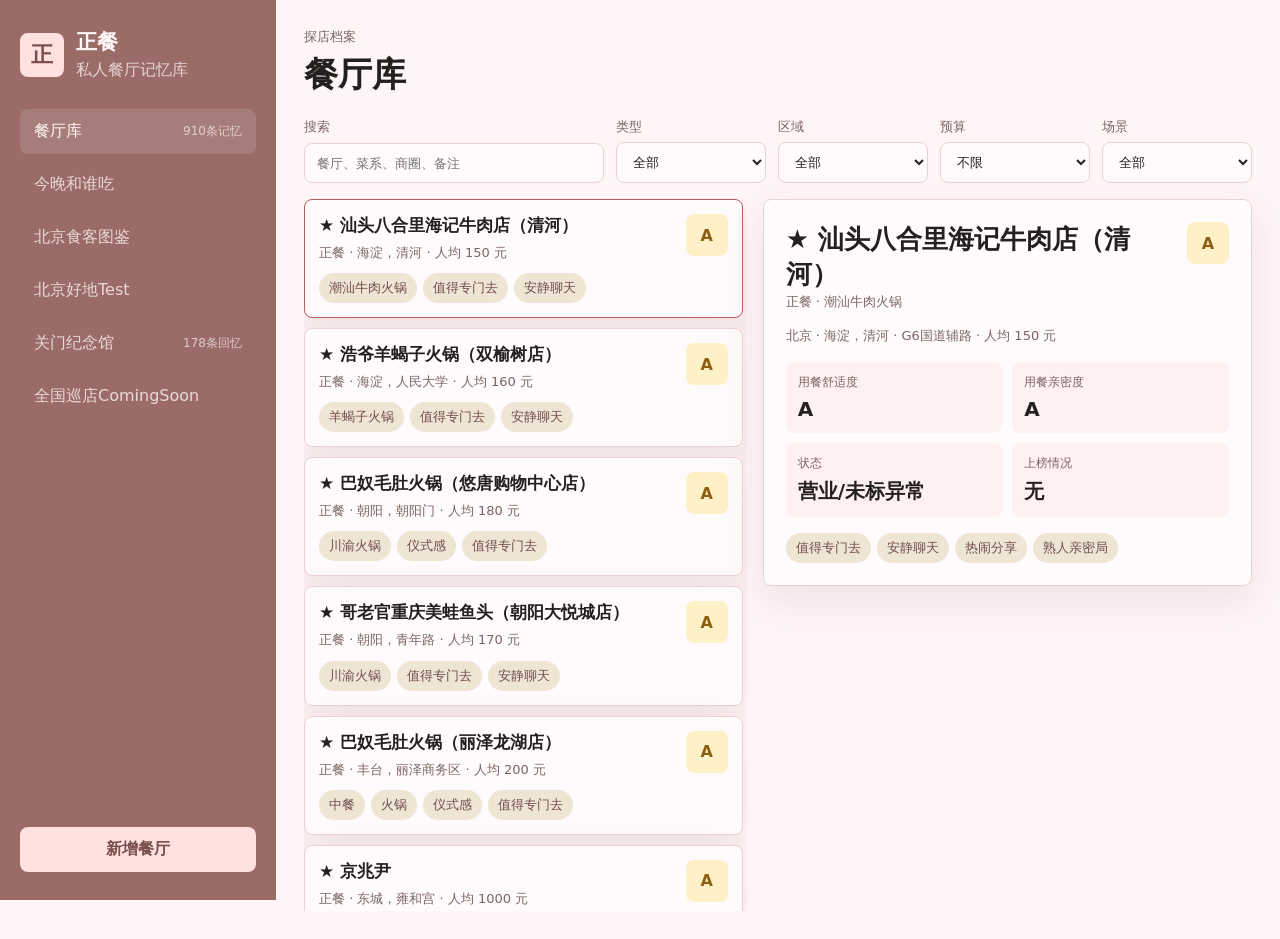
<file: index.html>
<!doctype html>
<html lang="zh-CN">
  <head>
    <meta charset="UTF-8" />
    <meta name="viewport" content="width=device-width, initial-scale=1.0" />
    <meta http-equiv="refresh" content="0; url=./app/" />
    <title>正餐</title>
    <style>
      body {
        margin: 0;
        min-height: 100vh;
        display: grid;
        place-items: center;
        font-family: "Microsoft YaHei", "PingFang SC", system-ui, sans-serif;
        background: #fff4f6;
        color: #6f4a45;
      }

      a {
        color: #b85a62;
      }
    </style>
  </head>
  <body>
    <main>
      <h1>正餐</h1>
      <p>正在进入探店档案。如果没有自动跳转，请打开 <a href="./app/">正餐 App</a>。</p>
    </main>
    <script>
      window.location.replace("./app/");
    </script>
  </body>
</html>
</file>
<file: app/styles.css>
:root {
  color-scheme: light;
  --ink: #23211f;
  --muted: #7b6663;
  --line: #ead2d3;
  --paper: #fff4f6;
  --panel: #fffafb;
  --red: #b85a62;
  --green: #7b5a58;
  --gold: #b88655;
  --blue: #416789;
  --shadow: 0 14px 40px rgba(113, 70, 72, 0.1);
}

* {
  box-sizing: border-box;
}

body {
  margin: 0;
  font-family: Inter, "Microsoft YaHei", "PingFang SC", system-ui, sans-serif;
  background: var(--paper);
  color: var(--ink);
  letter-spacing: 0;
}

button,
input,
select {
  font: inherit;
}

.app-shell {
  min-height: 100vh;
  display: grid;
  grid-template-columns: 276px 1fr;
}

.sidebar {
  position: sticky;
  top: 0;
  height: 100vh;
  padding: 28px 20px;
  background: #9b6b67;
  color: #fff7f7;
  display: flex;
  flex-direction: column;
  gap: 28px;
}

.brand {
  display: flex;
  gap: 12px;
  align-items: center;
}

.brand-mark {
  width: 44px;
  height: 44px;
  display: grid;
  place-items: center;
  background: #ffe1df;
  color: #7a4e4a;
  border-radius: 8px;
  font-weight: 800;
  font-size: 22px;
}

.brand h1 {
  margin: 0;
  font-size: 21px;
}

.brand p,
.eyebrow,
.closed-header p,
.sidebar-note span {
  color: var(--muted);
}

.brand p {
  margin: 4px 0 0;
  color: rgba(255, 247, 247, 0.75);
}

.nav {
  display: grid;
  gap: 8px;
}

.nav-item,
#recommendButton,
#saveRestaurantButton {
  border: 0;
  cursor: pointer;
  border-radius: 8px;
  transition: transform 0.15s ease, background 0.15s ease;
}

.nav-item {
  display: flex;
  align-items: center;
  justify-content: space-between;
  gap: 10px;
  width: 100%;
  padding: 12px 14px;
  color: rgba(255, 250, 240, 0.78);
  background: transparent;
  text-align: left;
}

.nav-item small {
  color: rgba(255, 247, 247, 0.68);
  font-size: 12px;
  white-space: nowrap;
}

.nav-item:hover,
.nav-item.active {
  background: rgba(255, 250, 240, 0.12);
  color: #fff7f7;
}

.sidebar-action {
  margin-top: auto;
}

.add-entry {
  background: #ffe1df;
  color: #7a4e4a;
  font-weight: 700;
  justify-content: center;
}

.add-entry:hover,
.add-entry.active {
  background: #fff3f3;
  color: #7a4e4a;
}

.main {
  padding: 28px;
  min-width: 0;
}

.topbar {
  display: flex;
  justify-content: space-between;
  align-items: flex-start;
  gap: 16px;
  margin-bottom: 20px;
}

.eyebrow {
  margin: 0 0 6px;
  font-size: 13px;
}

h2 {
  margin: 0;
  font-size: 34px;
}

.stats {
  display: flex;
  flex-wrap: wrap;
  justify-content: flex-end;
  gap: 8px;
}

.stat-pill,
.tag,
.scene {
  border-radius: 999px;
  padding: 6px 10px;
  background: #efe5d4;
  color: #704e4b;
  font-size: 13px;
  white-space: nowrap;
}

.view {
  display: none;
}

.view.active {
  display: block;
}

.filters,
.planner-controls {
  display: grid;
  grid-template-columns: 2fr repeat(4, minmax(120px, 1fr));
  gap: 12px;
  margin-bottom: 16px;
}

label {
  display: grid;
  gap: 6px;
  color: var(--muted);
  font-size: 13px;
}

input,
select {
  width: 100%;
  border: 1px solid var(--line);
  background: var(--panel);
  color: var(--ink);
  border-radius: 8px;
  padding: 11px 12px;
  outline: none;
}

input:focus,
select:focus {
  border-color: var(--green);
  box-shadow: 0 0 0 3px rgba(47, 102, 81, 0.12);
}

.content-grid {
  display: grid;
  grid-template-columns: minmax(360px, 0.95fr) minmax(360px, 1.05fr);
  gap: 16px;
  align-items: start;
}

.restaurant-list {
  display: grid;
  gap: 10px;
  max-height: calc(100vh - 188px);
  overflow: auto;
  padding-right: 4px;
}

.restaurant-card,
.detail-panel,
.recommendation,
.map-side,
.closed-header,
.closed-item,
.add-form {
  background: var(--panel);
  border: 1px solid var(--line);
  border-radius: 8px;
  box-shadow: var(--shadow);
}

.restaurant-card {
  padding: 14px;
  cursor: pointer;
}

.restaurant-card.active {
  border-color: var(--red);
}

.card-head {
  display: flex;
  justify-content: space-between;
  gap: 12px;
}

.card-title {
  margin: 0 0 6px;
  font-size: 17px;
}

.card-meta,
.detail-meta {
  color: var(--muted);
  font-size: 13px;
  line-height: 1.55;
}

.score {
  min-width: 42px;
  height: 42px;
  display: grid;
  place-items: center;
  border-radius: 8px;
  background: #e7f0ea;
  color: var(--green);
  font-weight: 800;
}

.score.gold {
  background: #fff1c7;
  color: #8d5f10;
}

.tags,
.scenes {
  display: flex;
  flex-wrap: wrap;
  gap: 6px;
  margin-top: 10px;
}

.detail-panel {
  position: sticky;
  top: 28px;
  padding: 22px;
  min-height: 360px;
}

.detail-title {
  display: flex;
  justify-content: space-between;
  gap: 16px;
  margin-bottom: 14px;
}

.detail-title h3 {
  margin: 0;
  font-size: 26px;
}

.detail-grid {
  display: grid;
  grid-template-columns: repeat(2, 1fr);
  gap: 10px;
  margin: 16px 0;
}

.metric {
  padding: 12px;
  border-radius: 8px;
  background: #fff0f1;
}

.metric span {
  display: block;
  color: var(--muted);
  font-size: 12px;
  margin-bottom: 6px;
}

.metric strong {
  font-size: 20px;
}

.note-box {
  margin-top: 16px;
  padding: 14px;
  border-left: 4px solid var(--red);
  background: #fff1f3;
  line-height: 1.7;
}

.note-with-cat {
  display: flex;
  align-items: flex-start;
  gap: 10px;
}

.cat-avatar {
  position: relative;
  flex: 0 0 auto;
  width: 48px;
  height: 42px;
  border: 2px solid #6f4a45;
  border-radius: 48% 48% 44% 44%;
  margin-top: 0;
  background:
    radial-gradient(ellipse at 31% 58%, #1f211c 0 3px, transparent 3.5px),
    radial-gradient(ellipse at 69% 58%, #1f211c 0 3px, transparent 3.5px),
    radial-gradient(ellipse at 50% 72%, #8b3f34 0 3px, transparent 3.4px),
    linear-gradient(106deg, transparent 36%, #6f4a45 37% 39%, transparent 40%),
    linear-gradient(74deg, transparent 60%, #6f4a45 61% 63%, transparent 64%),
    linear-gradient(90deg, transparent 48%, #6f4a45 49% 51%, transparent 52%),
    #f5d7d5;
}

.cat-avatar::before,
.cat-avatar::after {
  content: "";
  position: absolute;
  top: -10px;
  width: 17px;
  height: 17px;
  border-top: 2px solid #6f4a45;
  border-left: 2px solid #6f4a45;
  background:
    linear-gradient(135deg, transparent 54%, #d7a7a2 55%),
    #f5d7d5;
  transform: rotate(45deg);
}

.cat-avatar::before {
  left: 5px;
}

.cat-avatar::after {
  right: 5px;
}

.cat-avatar i {
  display: none;
}

.cat-avatar::marker {
  display: none;
}

.cat-avatar + span {
  flex: 1;
}

.cat-avatar {
  box-shadow:
    inset 0 8px 0 rgba(111, 74, 69, 0.12),
    inset 12px 4px 0 rgba(111, 74, 69, 0.08),
    inset -12px 4px 0 rgba(111, 74, 69, 0.08);
}

.cat-avatar:has(+ span)::selection {
  background: transparent;
}

.cat-avatar::selection {
  background: transparent;
}

.cat-avatar::after {
  box-shadow:
    -36px 27px 0 -8px #6f4a45,
    -30px 32px 0 -8px #6f4a45,
    -26px 36px 0 -8px #6f4a45;
}

.empty {
  padding: 34px;
  color: var(--muted);
  text-align: center;
}

.planner {
  display: grid;
  gap: 16px;
}

.planner-controls {
  grid-template-columns: repeat(3, minmax(160px, 1fr)) 160px;
}

#recommendButton {
  align-self: end;
  background: var(--red);
  color: white;
  padding: 12px 16px;
}

#recommendButton:hover {
  transform: translateY(-1px);
}

.recommendations {
  display: grid;
  grid-template-columns: repeat(3, minmax(0, 1fr));
  gap: 14px;
}

.recommendation {
  padding: 18px;
}

.recommendation h3 {
  margin: 0 0 10px;
}

.recommendation p {
  color: var(--muted);
  line-height: 1.7;
}

.map-layout,
.national-layout {
  display: grid;
  grid-template-columns: minmax(520px, 1fr) 320px;
  gap: 16px;
}

.map-panel {
  position: relative;
  min-height: 620px;
  overflow: hidden;
  border-radius: 8px;
  border: 1px solid var(--line);
  background:
    linear-gradient(90deg, rgba(35, 33, 31, 0.06) 1px, transparent 1px),
    linear-gradient(rgba(35, 33, 31, 0.06) 1px, transparent 1px),
    #efe4d1;
  background-size: 54px 54px;
}

.china-map-panel {
  position: relative;
  min-height: 620px;
  overflow: hidden;
  border-radius: 8px;
  border: 1px solid var(--line);
  background: #fffafb;
}

.china-outline {
  position: absolute;
  inset: 26px;
  width: calc(100% - 52px);
  height: calc(100% - 52px);
}

.china-shell,
.china-island {
  fill: none;
  stroke: #b98a87;
  stroke-width: 4;
  stroke-linecap: round;
  stroke-linejoin: round;
  opacity: 0.84;
}

.province-shape path {
  stroke: #a97773;
  stroke-width: 2;
  stroke-linejoin: round;
  filter: drop-shadow(0 4px 10px rgba(113, 70, 72, 0.12));
}

.province-shape text {
  fill: #6f4a45;
  font-size: 13px;
  font-weight: 700;
  pointer-events: none;
}

.province-shape.visited text {
  fill: #fffafb;
}

.map-title {
  position: absolute;
  left: 18px;
  top: 18px;
  z-index: 2;
  background: rgba(255, 253, 248, 0.92);
  padding: 12px 14px;
  border-radius: 8px;
  border: 1px solid var(--line);
}

.district-bubble {
  position: absolute;
  display: grid;
  place-items: center;
  border-radius: 999px;
  background: rgba(191, 63, 50, 0.82);
  color: white;
  text-align: center;
  padding: 12px;
  border: 2px solid rgba(255, 255, 255, 0.7);
}

.district-bubble small {
  display: block;
  opacity: 0.86;
}

.map-side {
  padding: 16px;
}

.map-side h3 {
  margin-top: 0;
}

.bar-row {
  display: grid;
  grid-template-columns: 68px 1fr 42px;
  gap: 8px;
  align-items: center;
  margin: 10px 0;
  font-size: 13px;
}

.bar {
  height: 9px;
  background: #f0cfd2;
  border-radius: 999px;
  overflow: hidden;
}

.bar i {
  display: block;
  height: 100%;
  background: var(--green);
}

.closed-header {
  padding: 20px;
  margin-bottom: 14px;
}

.closed-header h3 {
  margin: 0 0 6px;
}

.closed-list {
  display: grid;
  grid-template-columns: repeat(4, minmax(0, 1fr));
  gap: 10px;
}

.places-layout {
  display: grid;
  grid-template-columns: repeat(3, minmax(0, 1fr));
  gap: 12px;
}

.closed-item {
  padding: 12px;
  color: #6b443f;
  box-shadow: none;
}

.add-form {
  padding: 22px;
}

.form-section h3 {
  margin: 0 0 6px;
  font-size: 24px;
}

.form-section p {
  margin: 0 0 18px;
  color: var(--muted);
}

.form-grid {
  display: grid;
  grid-template-columns: repeat(3, minmax(0, 1fr));
  gap: 12px;
}

.form-wide {
  grid-column: 1 / -1;
}

.form-actions {
  display: flex;
  justify-content: space-between;
  align-items: center;
  gap: 12px;
  margin-top: 16px;
}

.checkbox-row {
  display: flex;
  align-items: center;
  gap: 8px;
}

.checkbox-row input {
  width: auto;
}

#saveRestaurantButton {
  background: var(--red);
  color: white;
  padding: 12px 18px;
}

@media (max-width: 980px) {
  .app-shell {
    grid-template-columns: 1fr;
  }

  .sidebar {
    position: static;
    height: auto;
  }

  .nav,
  .stats {
    grid-template-columns: repeat(2, 1fr);
  }

  .filters,
  .planner-controls,
  .content-grid,
  .recommendations,
  .map-layout,
  .national-layout,
  .closed-list,
  .places-layout,
  .form-grid {
    grid-template-columns: 1fr;
  }

  .form-actions {
    align-items: stretch;
    flex-direction: column;
  }

  .detail-panel {
    position: static;
  }

  .restaurant-list {
    max-height: none;
  }
}
</file>
